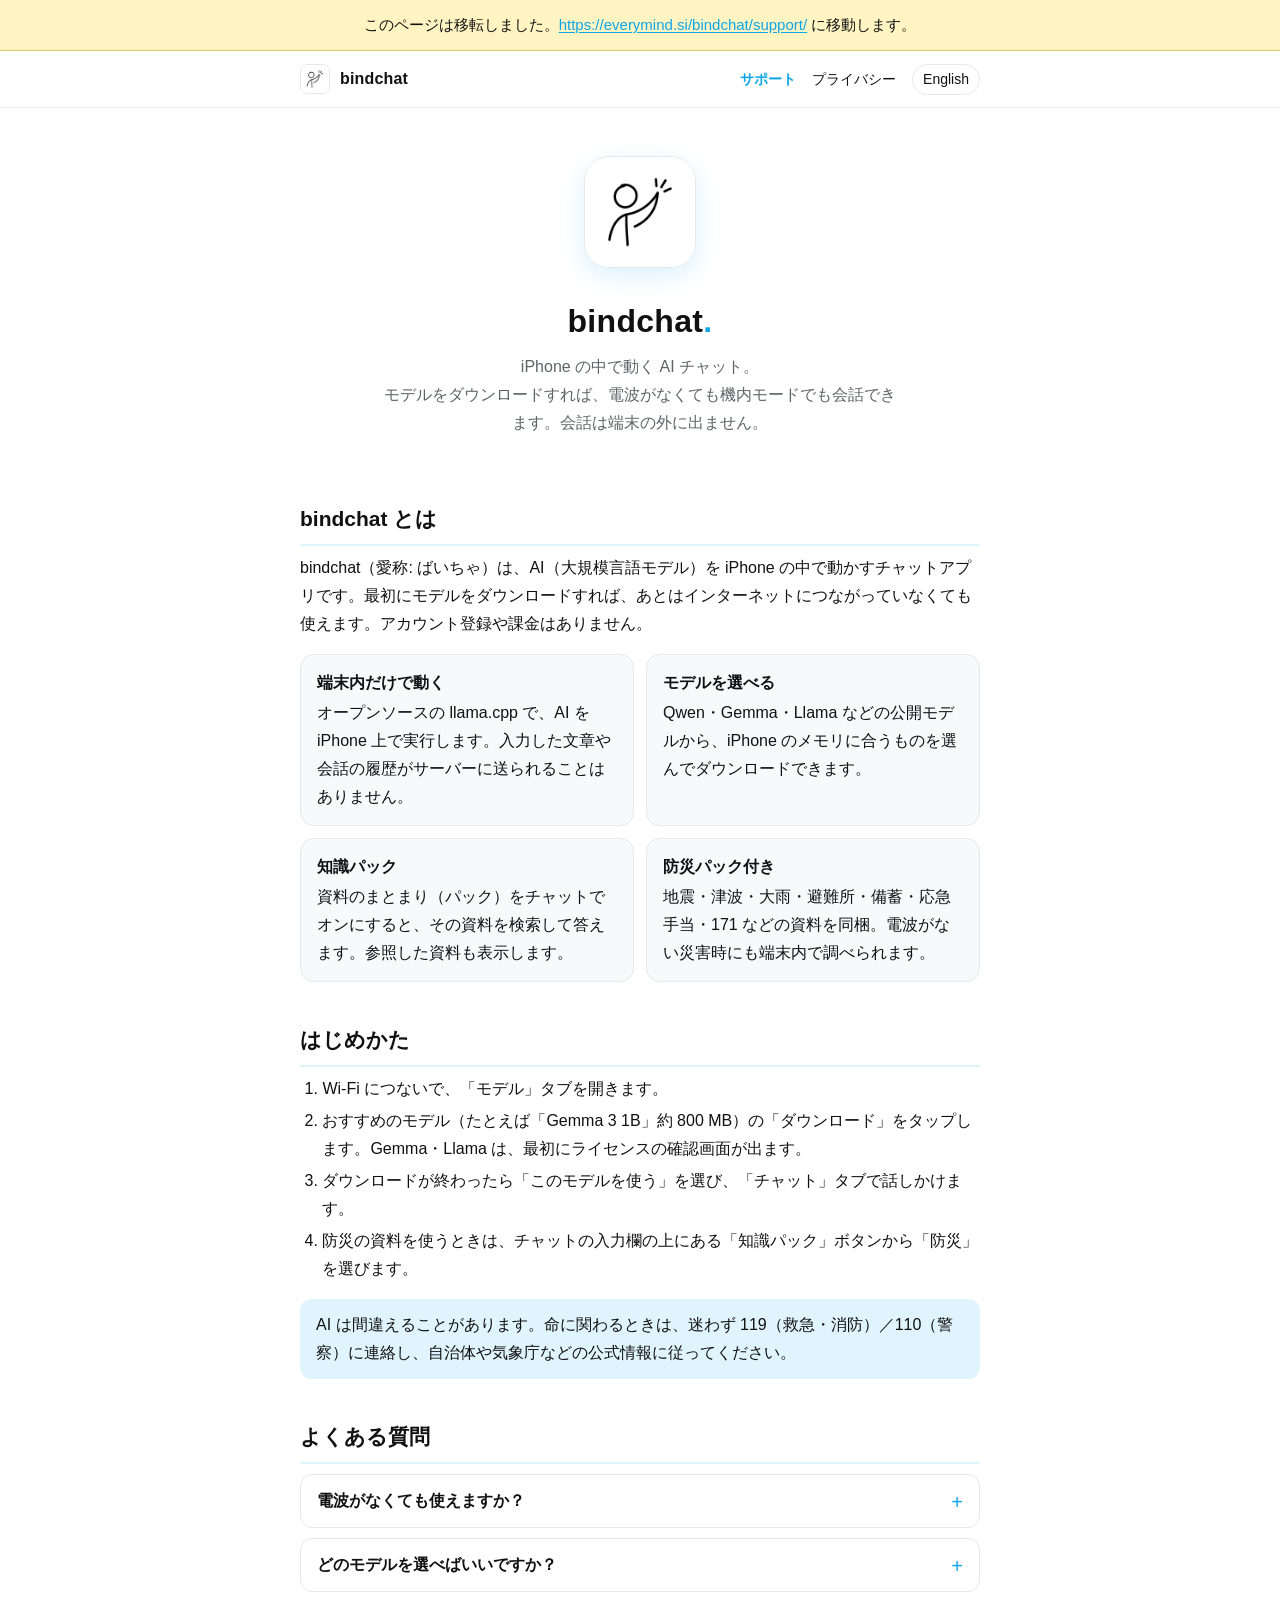
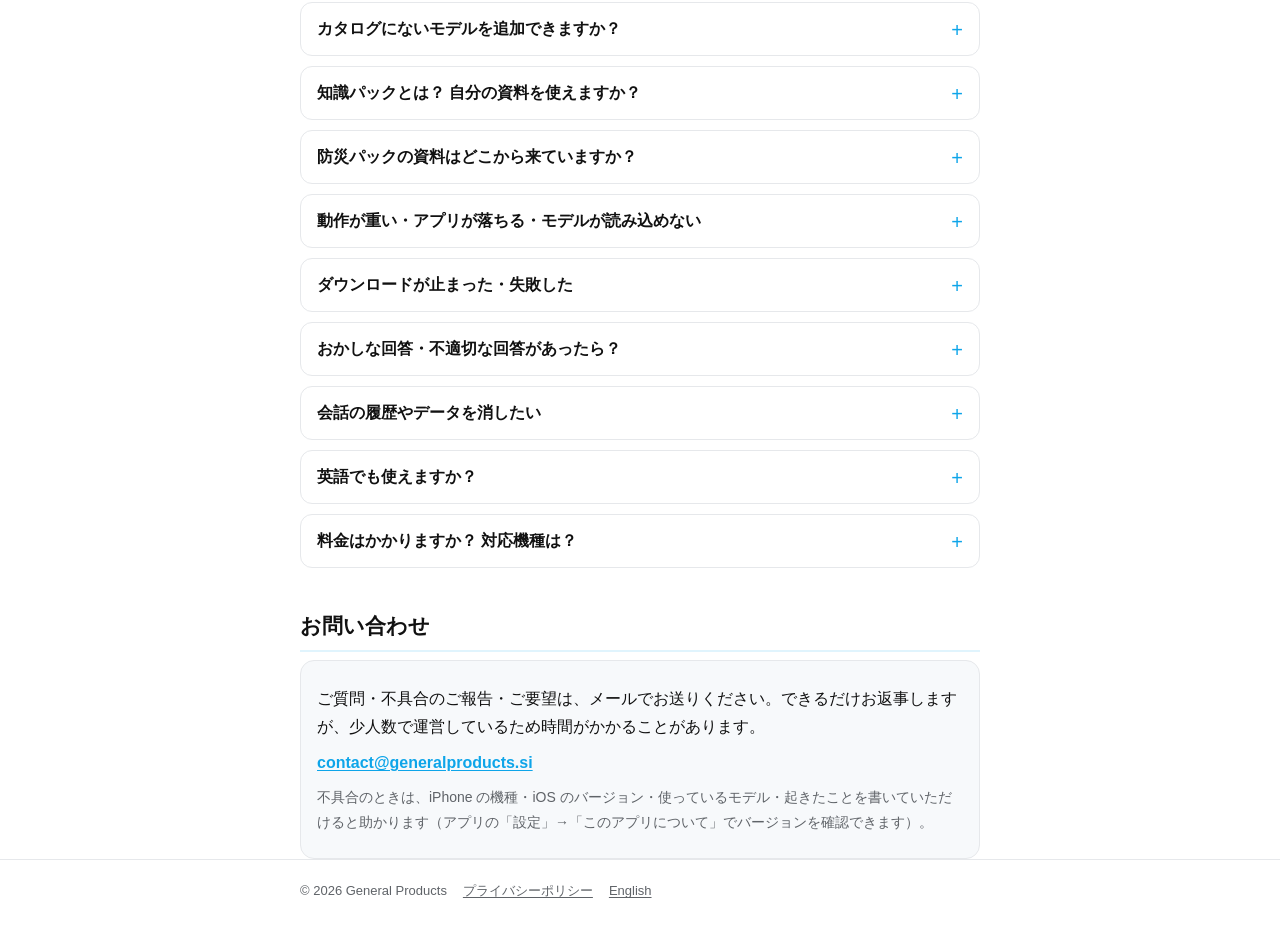
<file: index.html>
<!doctype html>
<html lang="ja">
<head>
<meta http-equiv="refresh" content="3; url=https://everymind.si/bindchat/support/">
<link rel="canonical" href="https://everymind.si/bindchat/support/">
<script>setTimeout(function(){location.replace("https://everymind.si/bindchat/support/")},3000)</script>
<meta charset="utf-8">
<meta name="viewport" content="width=device-width, initial-scale=1">
<title>bindchat サポート — iPhone の中だけで動く AI チャット</title>
<meta name="description" content="bindchat（ばいちゃ）は、iPhone の中で AI が動くチャットアプリです。使い方・よくある質問・お問い合わせ。">
<link rel="stylesheet" href="style.css">
<link rel="icon" type="image/png" sizes="64x64" href="assets/favicon-64.png">
<link rel="icon" type="image/png" sizes="32x32" href="assets/favicon-32.png">
<link rel="apple-touch-icon" href="assets/apple-touch-icon.png">
<link rel="alternate" hreflang="ja" href="https://daichiofuchi.github.io/bindchat-support/">
<link rel="alternate" hreflang="en" href="https://daichiofuchi.github.io/bindchat-support/en/">
<meta property="og:title" content="bindchat — iPhone の中だけで動く AI チャット">
<meta property="og:description" content="iPhone の中で動く AI チャット。会話は端末の外に出ません。">
<meta property="og:image" content="https://daichiofuchi.github.io/bindchat-support/assets/icon-512.png">
</head>
<body>
<p style="margin:0;padding:12px 16px;background:#fff4c2;border-bottom:1px solid #e0c96b;text-align:center;font-size:15px">このページは移転しました。<a href="https://everymind.si/bindchat/support/">https://everymind.si/bindchat/support/</a> に移動します。</p>
<header class="site">
  <div class="wrap">
    <a class="brand" href="./"><img src="assets/icon-256.png" alt="">bindchat</a>
    <nav class="links">
      <a href="./" aria-current="page">サポート</a>
      <a href="privacy.html">プライバシー</a>
      <a class="lang" href="en/" hreflang="en" lang="en">English</a>
    </nav>
  </div>
</header>

<main class="wrap">
  <section class="hero">
    <img class="icon" src="assets/icon-512.png" alt="bindchat のアイコン" width="112" height="112">
    <h1>bindchat<span class="dot">.</span></h1>
    <p class="tag">iPhone の中で動く AI チャット。<br>モデルをダウンロードすれば、電波がなくても機内モードでも会話できます。会話は端末の外に出ません。</p>
  </section>

  <h2>bindchat とは</h2>
  <p>bindchat（愛称: ばいちゃ）は、AI（大規模言語モデル）を iPhone の中で動かすチャットアプリです。最初にモデルをダウンロードすれば、あとはインターネットにつながっていなくても使えます。アカウント登録や課金はありません。</p>
  <ul class="features">
    <li><strong>端末内だけで動く</strong>オープンソースの llama.cpp で、AI を iPhone 上で実行します。入力した文章や会話の履歴がサーバーに送られることはありません。</li>
    <li><strong>モデルを選べる</strong>Qwen・Gemma・Llama などの公開モデルから、iPhone のメモリに合うものを選んでダウンロードできます。</li>
    <li><strong>知識パック</strong>資料のまとまり（パック）をチャットでオンにすると、その資料を検索して答えます。参照した資料も表示します。</li>
    <li><strong>防災パック付き</strong>地震・津波・大雨・避難所・備蓄・応急手当・171 などの資料を同梱。電波がない災害時にも端末内で調べられます。</li>
  </ul>

  <h2>はじめかた</h2>
  <ol>
    <li>Wi-Fi につないで、「モデル」タブを開きます。</li>
    <li>おすすめのモデル（たとえば「Gemma 3 1B」約 800 MB）の「ダウンロード」をタップします。Gemma・Llama は、最初にライセンスの確認画面が出ます。</li>
    <li>ダウンロードが終わったら「このモデルを使う」を選び、「チャット」タブで話しかけます。</li>
    <li>防災の資料を使うときは、チャットの入力欄の上にある「知識パック」ボタンから「防災」を選びます。</li>
  </ol>
  <p class="note">AI は間違えることがあります。命に関わるときは、迷わず 119（救急・消防）／110（警察）に連絡し、自治体や気象庁などの公式情報に従ってください。</p>

  <h2>よくある質問</h2>

  <details>
    <summary>電波がなくても使えますか？</summary>
    <p>はい。モデルのダウンロードが終われば、機内モードでもチャット・知識パックの検索・資料の取り込みができます。インターネットを使うのは、モデルをダウンロードするとき（Hugging Face から端末へ直接）、設定画面のリンクを開くとき、そして新しいチャットの空の画面に広告を表示するときだけです。広告は機内モードでは表示されません。チャットの内容が送信されることはありません。</p>
  </details>

  <details>
    <summary>どのモデルを選べばいいですか？</summary>
    <p>「モデル」タブでは、お使いの iPhone のメモリから「快適・ギリギリ・厳しい」の目安を表示します。迷ったら「快適」と表示されるものを選んでください。</p>
    <ul>
      <li>軽くて速い: Qwen3.5 0.8B（約 530 MB）、Gemma 3 1B（約 800 MB）</li>
      <li>バランス: Qwen3 1.7B、Qwen3.5 2B（約 1.1〜1.3 GB）</li>
      <li>賢いが重い: Llama 3.2 3B、Qwen3 4B、Gemma 3 4B（約 2〜2.5 GB。メモリの多い iPhone 向け）</li>
    </ul>
  </details>

  <details>
    <summary>カタログにないモデルを追加できますか？</summary>
    <p>「モデル」タブの「Hugging Face の URL からモデルを追加」で、GGUF 形式のファイルの URL（例: <code>https://huggingface.co/…/resolve/main/…gguf</code>）を指定して追加できます。Hugging Face 以外の https の URL も指定できます。ログインが必要なモデルや、llama.cpp が対応していない形式のモデルは使えません。追加したモデルのライセンスは、それぞれのモデルのページで確認してください。</p>
  </details>

  <details>
    <summary>知識パックとは？ 自分の資料を使えますか？</summary>
    <p>知識パックは、AI に調べさせたい資料のまとまりです。チャットでパックをオンにすると、質問に関係する部分を資料から探して、それをもとに答えます（回答の下に「参照した資料」を表示）。</p>
    <ul>
      <li>「知識パック」タブの「パックを作成」から、PDF・テキスト・Markdown を取り込んで自分のパックを作れます。</li>
      <li>取り込んだ資料は端末の中にだけ保存され、外部には送られません。</li>
      <li>「検索用モデル」（multilingual-e5-small など、約 130 MB）をダウンロードすると、言い回しが違う質問でも資料を見つけやすくなります（ベクトル検索）。</li>
    </ul>
  </details>

  <details>
    <summary>防災パックの資料はどこから来ていますか？</summary>
    <p>内閣府・気象庁・総務省消防庁・厚生労働省・日本赤十字社などが公開している情報をもとに、bindchat が独自の文章で要約・再構成したものです。各資料の画面に出典を表示しています。最新の情報は各機関の公式サイトで確認してください。</p>
  </details>

  <details>
    <summary>動作が重い・アプリが落ちる・モデルが読み込めない</summary>
    <ul>
      <li>ほかのアプリを閉じてから使ってください（特にカメラ・ゲーム・ブラウザのタブが多いとき）。</li>
      <li>「快適」と表示される、より小さいモデルに切り替えてください。</li>
      <li>「設定」の「コンテキスト長」を小さくすると、メモリの使用量が減ります（長い会話は覚えにくくなります）。</li>
      <li>長い会話は「新しいチャット」で始め直すと速くなります。</li>
      <li>iPhone の空き容量が少ないとダウンロードできません。不要なモデルは「モデル」タブで削除できます。</li>
      <li>大きいモデルの読み込みや長い回答では、iPhone が温かくなることがあります。</li>
    </ul>
  </details>

  <details>
    <summary>ダウンロードが止まった・失敗した</summary>
    <p>Wi-Fi の接続を確認して、もう一度「ダウンロード」をタップしてください。モデルは数百 MB〜数 GB あるため、モバイルデータ通信より Wi-Fi をおすすめします。</p>
  </details>

  <details>
    <summary>おかしな回答・不適切な回答があったら？</summary>
    <p>AI の回答を長押しして「この回答を報告」をタップすると、回答の本文が入ったメールがメールアプリで開きます。内容を確認して、送るかどうかはあなたが決めてください。アプリが自動で何かを送ることはありません。</p>
  </details>

  <details>
    <summary>会話の履歴やデータを消したい</summary>
    <p>チャットは一覧から削除できます。「設定」からすべての会話をまとめて削除することもできます。アプリを削除すると、モデル・資料・履歴などアプリ内のデータはすべて消えます。</p>
  </details>

  <details>
    <summary>英語でも使えますか？</summary>
    <p>はい。アプリの表示は日本語と英語に対応していて、iPhone の言語設定に合わせて切り替わります。AI には何語で話しかけても構いません（同梱の防災パックの資料は日本語です）。</p>
  </details>

  <details>
    <summary>料金はかかりますか？ 対応機種は？</summary>
    <p>無料です。新しいチャットの空の画面に広告を 1 枚表示します（最初のメッセージを送ると消えます）。アプリ内課金はありません。iOS 17 以降の iPhone で動きます。大きいモデルはメモリの多い iPhone（8 GB 以上）向けです。</p>
  </details>

  <h2 id="contact">お問い合わせ</h2>
  <div class="contact">
    <p>ご質問・不具合のご報告・ご要望は、メールでお送りください。できるだけお返事しますが、少人数で運営しているため時間がかかることがあります。</p>
    <p class="mail"><a href="mailto:contact@generalproducts.si?subject=bindchat%20%E3%81%B8%E3%81%AE%E3%81%8A%E5%95%8F%E3%81%84%E5%90%88%E3%82%8F%E3%81%9B">contact@generalproducts.si</a></p>
    <p class="sub">不具合のときは、iPhone の機種・iOS のバージョン・使っているモデル・起きたことを書いていただけると助かります（アプリの「設定」→「このアプリについて」でバージョンを確認できます）。</p>
  </div>
</main>

<footer class="site">
  <div class="wrap">
    <span>© 2026 General Products</span>
    <a href="privacy.html">プライバシーポリシー</a>
    <a href="en/" hreflang="en" lang="en">English</a>
  </div>
</footer>
</body>
</html>
</file>
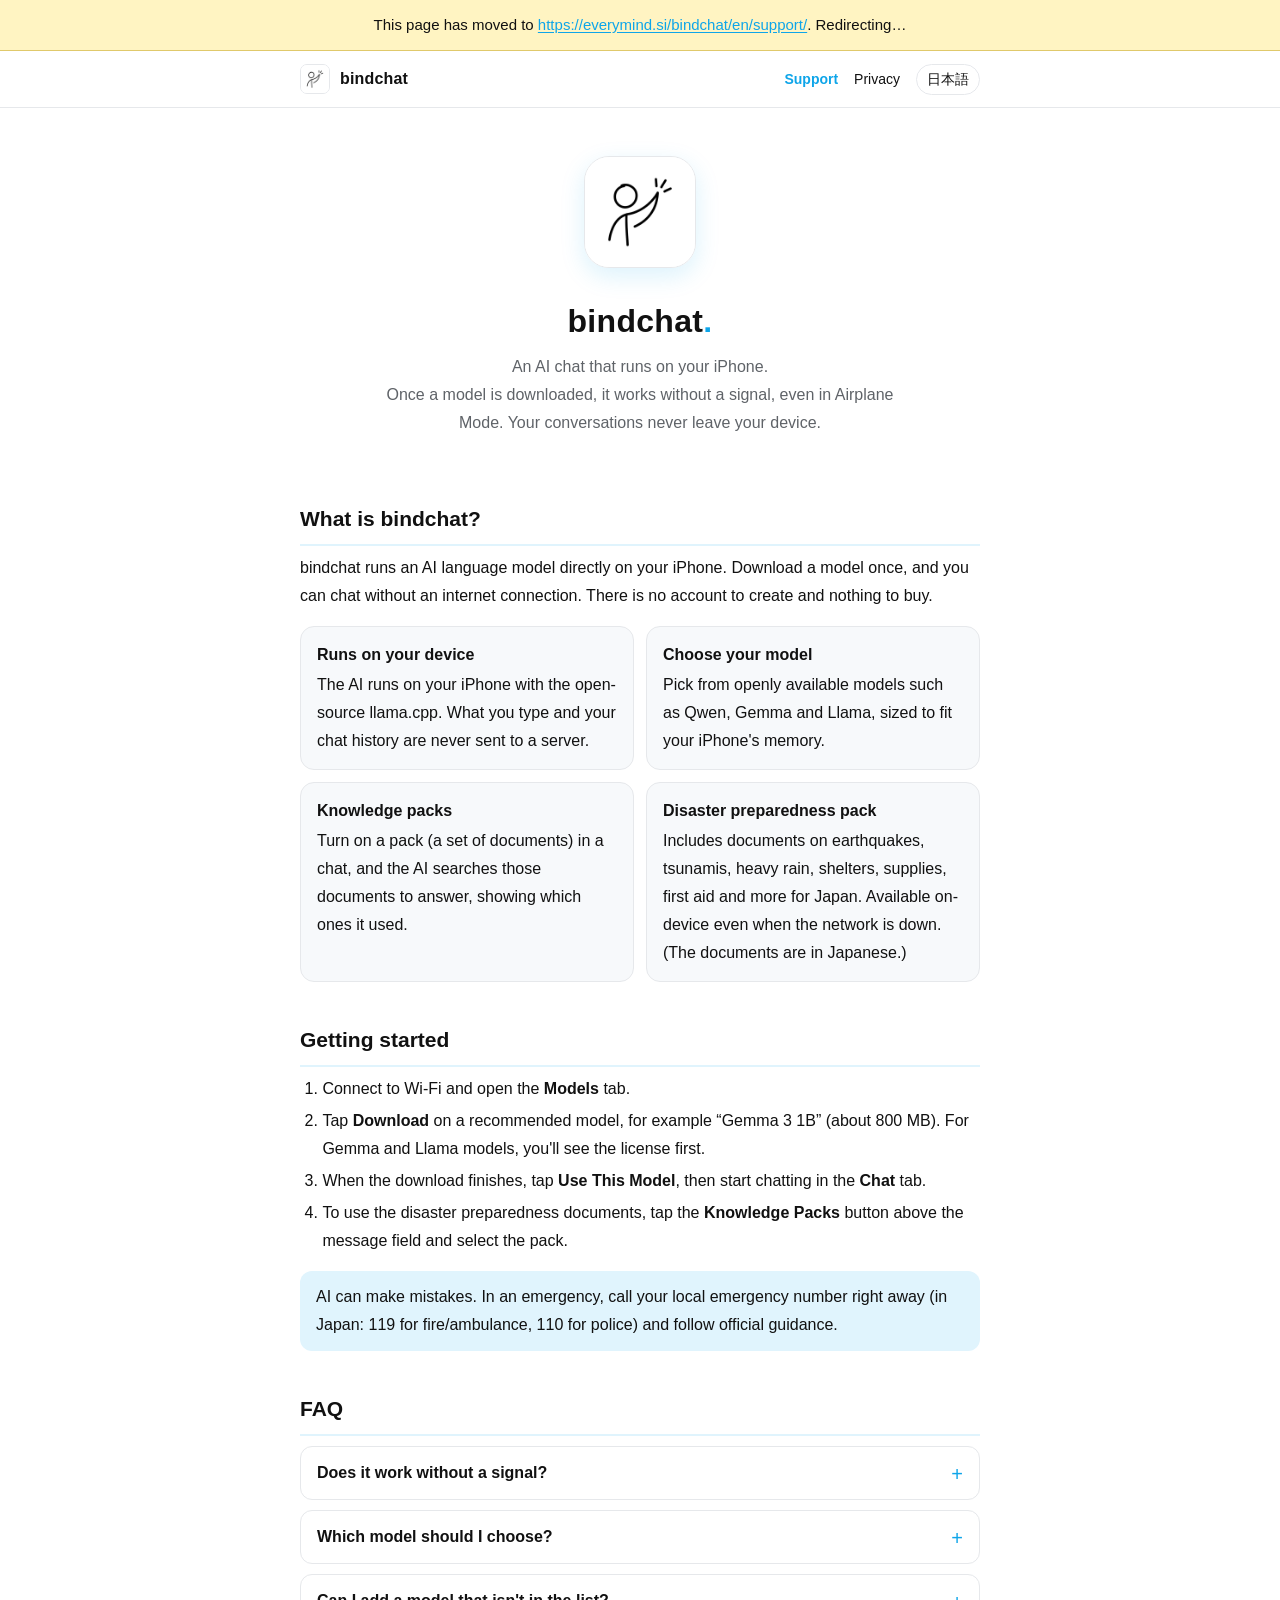
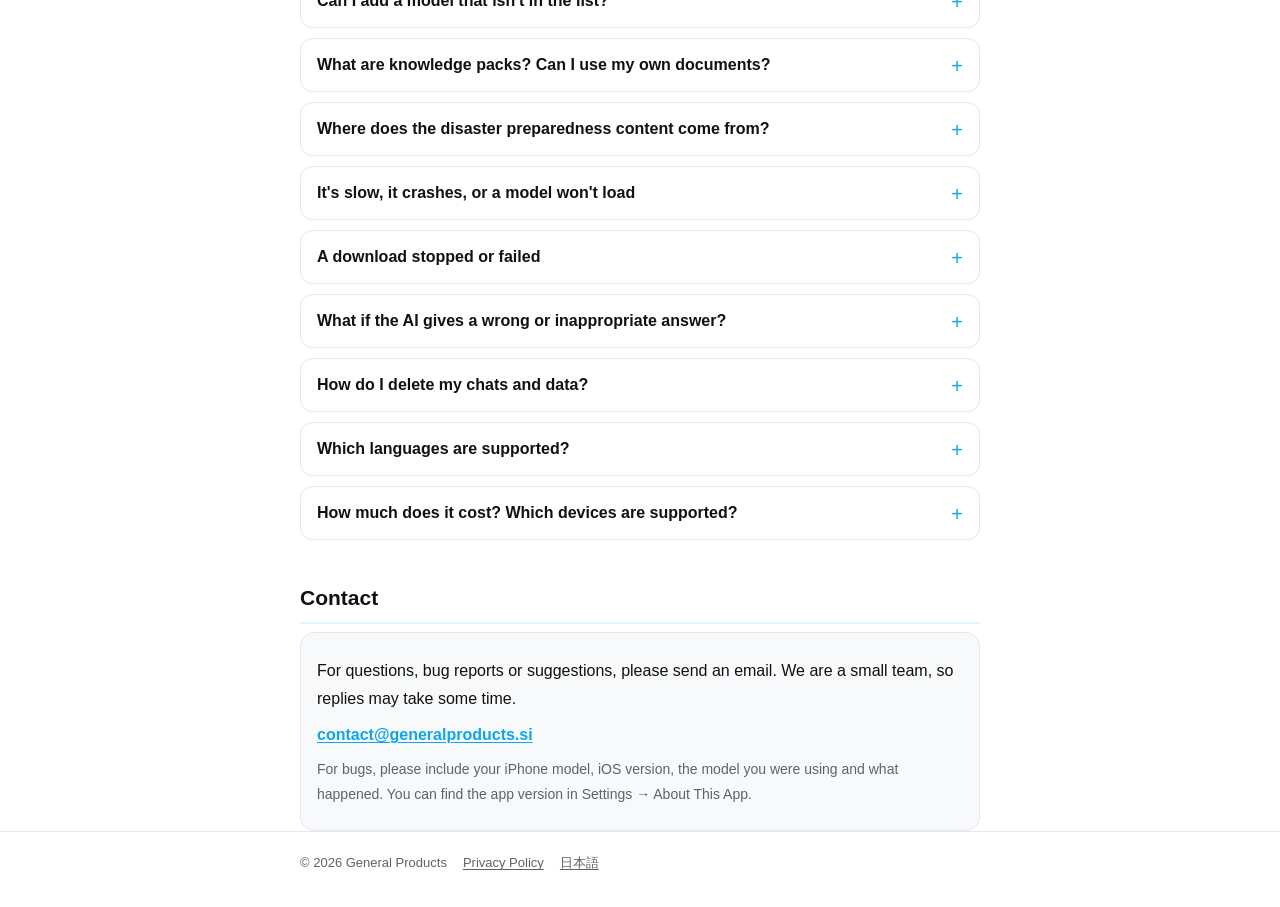
<file: en/index.html>
<!doctype html>
<html lang="en">
<head>
<meta http-equiv="refresh" content="3; url=https://everymind.si/bindchat/en/support/">
<link rel="canonical" href="https://everymind.si/bindchat/en/support/">
<script>setTimeout(function(){location.replace("https://everymind.si/bindchat/en/support/")},3000)</script>
<meta charset="utf-8">
<meta name="viewport" content="width=device-width, initial-scale=1">
<title>bindchat Support — AI chat that runs entirely on your iPhone</title>
<meta name="description" content="bindchat is an AI chat app that runs on your iPhone. How to use it, FAQ and contact.">
<link rel="stylesheet" href="../style.css">
<link rel="icon" type="image/png" sizes="64x64" href="../assets/favicon-64.png">
<link rel="icon" type="image/png" sizes="32x32" href="../assets/favicon-32.png">
<link rel="apple-touch-icon" href="../assets/apple-touch-icon.png">
<link rel="alternate" hreflang="ja" href="https://daichiofuchi.github.io/bindchat-support/">
<link rel="alternate" hreflang="en" href="https://daichiofuchi.github.io/bindchat-support/en/">
<meta property="og:title" content="bindchat — AI chat that runs entirely on your iPhone">
<meta property="og:description" content="AI chat that runs on your iPhone. Your conversations never leave your device.">
<meta property="og:image" content="https://daichiofuchi.github.io/bindchat-support/assets/icon-512.png">
</head>
<body>
<p style="margin:0;padding:12px 16px;background:#fff4c2;border-bottom:1px solid #e0c96b;text-align:center;font-size:15px">This page has moved to <a href="https://everymind.si/bindchat/en/support/">https://everymind.si/bindchat/en/support/</a>. Redirecting…</p>
<header class="site">
  <div class="wrap">
    <a class="brand" href="./"><img src="../assets/icon-256.png" alt="">bindchat</a>
    <nav class="links">
      <a href="./" aria-current="page">Support</a>
      <a href="privacy.html">Privacy</a>
      <a class="lang" href="../" hreflang="ja" lang="ja">日本語</a>
    </nav>
  </div>
</header>

<main class="wrap">
  <section class="hero">
    <img class="icon" src="../assets/icon-512.png" alt="bindchat app icon" width="112" height="112">
    <h1>bindchat<span class="dot">.</span></h1>
    <p class="tag">An AI chat that runs on your iPhone.<br>Once a model is downloaded, it works without a signal, even in Airplane Mode. Your conversations never leave your device.</p>
  </section>

  <h2>What is bindchat?</h2>
  <p>bindchat runs an AI language model directly on your iPhone. Download a model once, and you can chat without an internet connection. There is no account to create and nothing to buy.</p>
  <ul class="features">
    <li><strong>Runs on your device</strong>The AI runs on your iPhone with the open-source llama.cpp. What you type and your chat history are never sent to a server.</li>
    <li><strong>Choose your model</strong>Pick from openly available models such as Qwen, Gemma and Llama, sized to fit your iPhone's memory.</li>
    <li><strong>Knowledge packs</strong>Turn on a pack (a set of documents) in a chat, and the AI searches those documents to answer, showing which ones it used.</li>
    <li><strong>Disaster preparedness pack</strong>Includes documents on earthquakes, tsunamis, heavy rain, shelters, supplies, first aid and more for Japan. Available on-device even when the network is down. (The documents are in Japanese.)</li>
  </ul>

  <h2>Getting started</h2>
  <ol>
    <li>Connect to Wi-Fi and open the <strong>Models</strong> tab.</li>
    <li>Tap <strong>Download</strong> on a recommended model, for example “Gemma 3 1B” (about 800 MB). For Gemma and Llama models, you'll see the license first.</li>
    <li>When the download finishes, tap <strong>Use This Model</strong>, then start chatting in the <strong>Chat</strong> tab.</li>
    <li>To use the disaster preparedness documents, tap the <strong>Knowledge Packs</strong> button above the message field and select the pack.</li>
  </ol>
  <p class="note">AI can make mistakes. In an emergency, call your local emergency number right away (in Japan: 119 for fire/ambulance, 110 for police) and follow official guidance.</p>

  <h2>FAQ</h2>

  <details>
    <summary>Does it work without a signal?</summary>
    <p>Yes. Once a model is downloaded, chatting, searching knowledge packs and importing documents all work in Airplane Mode. bindchat only uses the internet when you download a model (directly from Hugging Face to your device), when you open a link in Settings, and to load the ad shown on an empty new chat. Ads do not appear in Airplane Mode. Your chat content is never sent.</p>
  </details>

  <details>
    <summary>Which model should I choose?</summary>
    <p>The Models tab rates each model as Comfortable, Tight or Too large based on your iPhone's memory. If you're not sure, pick one marked Comfortable.</p>
    <ul>
      <li>Light and fast: Qwen3.5 0.8B (about 530 MB), Gemma 3 1B (about 800 MB)</li>
      <li>Balanced: Qwen3 1.7B, Qwen3.5 2B (about 1.1–1.3 GB)</li>
      <li>Smarter but heavier: Llama 3.2 3B, Qwen3 4B, Gemma 3 4B (about 2–2.5 GB; for iPhones with more memory)</li>
    </ul>
  </details>

  <details>
    <summary>Can I add a model that isn't in the list?</summary>
    <p>Yes. In the Models tab, tap <strong>Add a Model from a Hugging Face URL</strong> and enter the URL of a GGUF file (for example <code>https://huggingface.co/…/resolve/main/…gguf</code>). Other https URLs also work. Models that require a login, or formats llama.cpp doesn't support, can't be used. Check the license of any model you add on its own page.</p>
  </details>

  <details>
    <summary>What are knowledge packs? Can I use my own documents?</summary>
    <p>A knowledge pack is a set of documents you want the AI to look things up in. When a pack is on in a chat, bindchat finds the relevant parts and answers based on them (sources are shown under the answer).</p>
    <ul>
      <li>In the Knowledge Packs tab, tap <strong>Create Pack</strong> to import PDF, text or Markdown files.</li>
      <li>Imported documents are stored only on your device and are never uploaded.</li>
      <li>Downloading a search model (such as multilingual-e5-small, about 130 MB) helps find documents even when your question uses different wording (vector search).</li>
    </ul>
  </details>

  <details>
    <summary>Where does the disaster preparedness content come from?</summary>
    <p>bindchat summarized and reorganized, in its own words, public information from Japanese organizations such as the Cabinet Office, the Japan Meteorological Agency, the Fire and Disaster Management Agency, the Ministry of Health, Labour and Welfare and the Japanese Red Cross Society. Each document shows its sources. Check those organizations' official websites for the latest information.</p>
  </details>

  <details>
    <summary>It's slow, it crashes, or a model won't load</summary>
    <ul>
      <li>Close other apps first (especially the camera, games or many browser tabs).</li>
      <li>Switch to a smaller model marked Comfortable.</li>
      <li>Lower <strong>Context Length</strong> in Settings to use less memory (the AI remembers less of long chats).</li>
      <li>Start a <strong>New Chat</strong> when a conversation gets long.</li>
      <li>Downloads need free storage. You can delete models you don't use in the Models tab.</li>
      <li>Your iPhone may get warm while loading a large model or writing a long answer.</li>
    </ul>
  </details>

  <details>
    <summary>A download stopped or failed</summary>
    <p>Check your Wi-Fi connection and tap <strong>Download</strong> again. Models are hundreds of megabytes to several gigabytes, so Wi-Fi is recommended over cellular data.</p>
  </details>

  <details>
    <summary>What if the AI gives a wrong or inappropriate answer?</summary>
    <p>Touch and hold the answer and tap <strong>Report This Answer</strong>. Your Mail app opens with the answer filled in. Review it and decide whether to send it. The app never sends anything on its own.</p>
  </details>

  <details>
    <summary>How do I delete my chats and data?</summary>
    <p>Delete individual chats from the chat list, or delete all chat history in Settings. Deleting the app removes all of its data, including models, documents and history.</p>
  </details>

  <details>
    <summary>Which languages are supported?</summary>
    <p>The app is available in English and Japanese and follows your iPhone's language. You can talk to the AI in any language it understands (the bundled disaster preparedness documents are in Japanese).</p>
  </details>

  <details>
    <summary>How much does it cost? Which devices are supported?</summary>
    <p>bindchat is free. It shows one ad on the empty new-chat screen (it disappears when you send your first message). There are no in-app purchases. It requires an iPhone with iOS 17 or later. Larger models are for iPhones with more memory (8 GB or more).</p>
  </details>

  <h2 id="contact">Contact</h2>
  <div class="contact">
    <p>For questions, bug reports or suggestions, please send an email. We are a small team, so replies may take some time.</p>
    <p class="mail"><a href="mailto:contact@generalproducts.si?subject=bindchat%20inquiry">contact@generalproducts.si</a></p>
    <p class="sub">For bugs, please include your iPhone model, iOS version, the model you were using and what happened. You can find the app version in Settings → About This App.</p>
  </div>
</main>

<footer class="site">
  <div class="wrap">
    <span>© 2026 General Products</span>
    <a href="privacy.html">Privacy Policy</a>
    <a href="../" hreflang="ja" lang="ja">日本語</a>
  </div>
</footer>
</body>
</html>
</file>
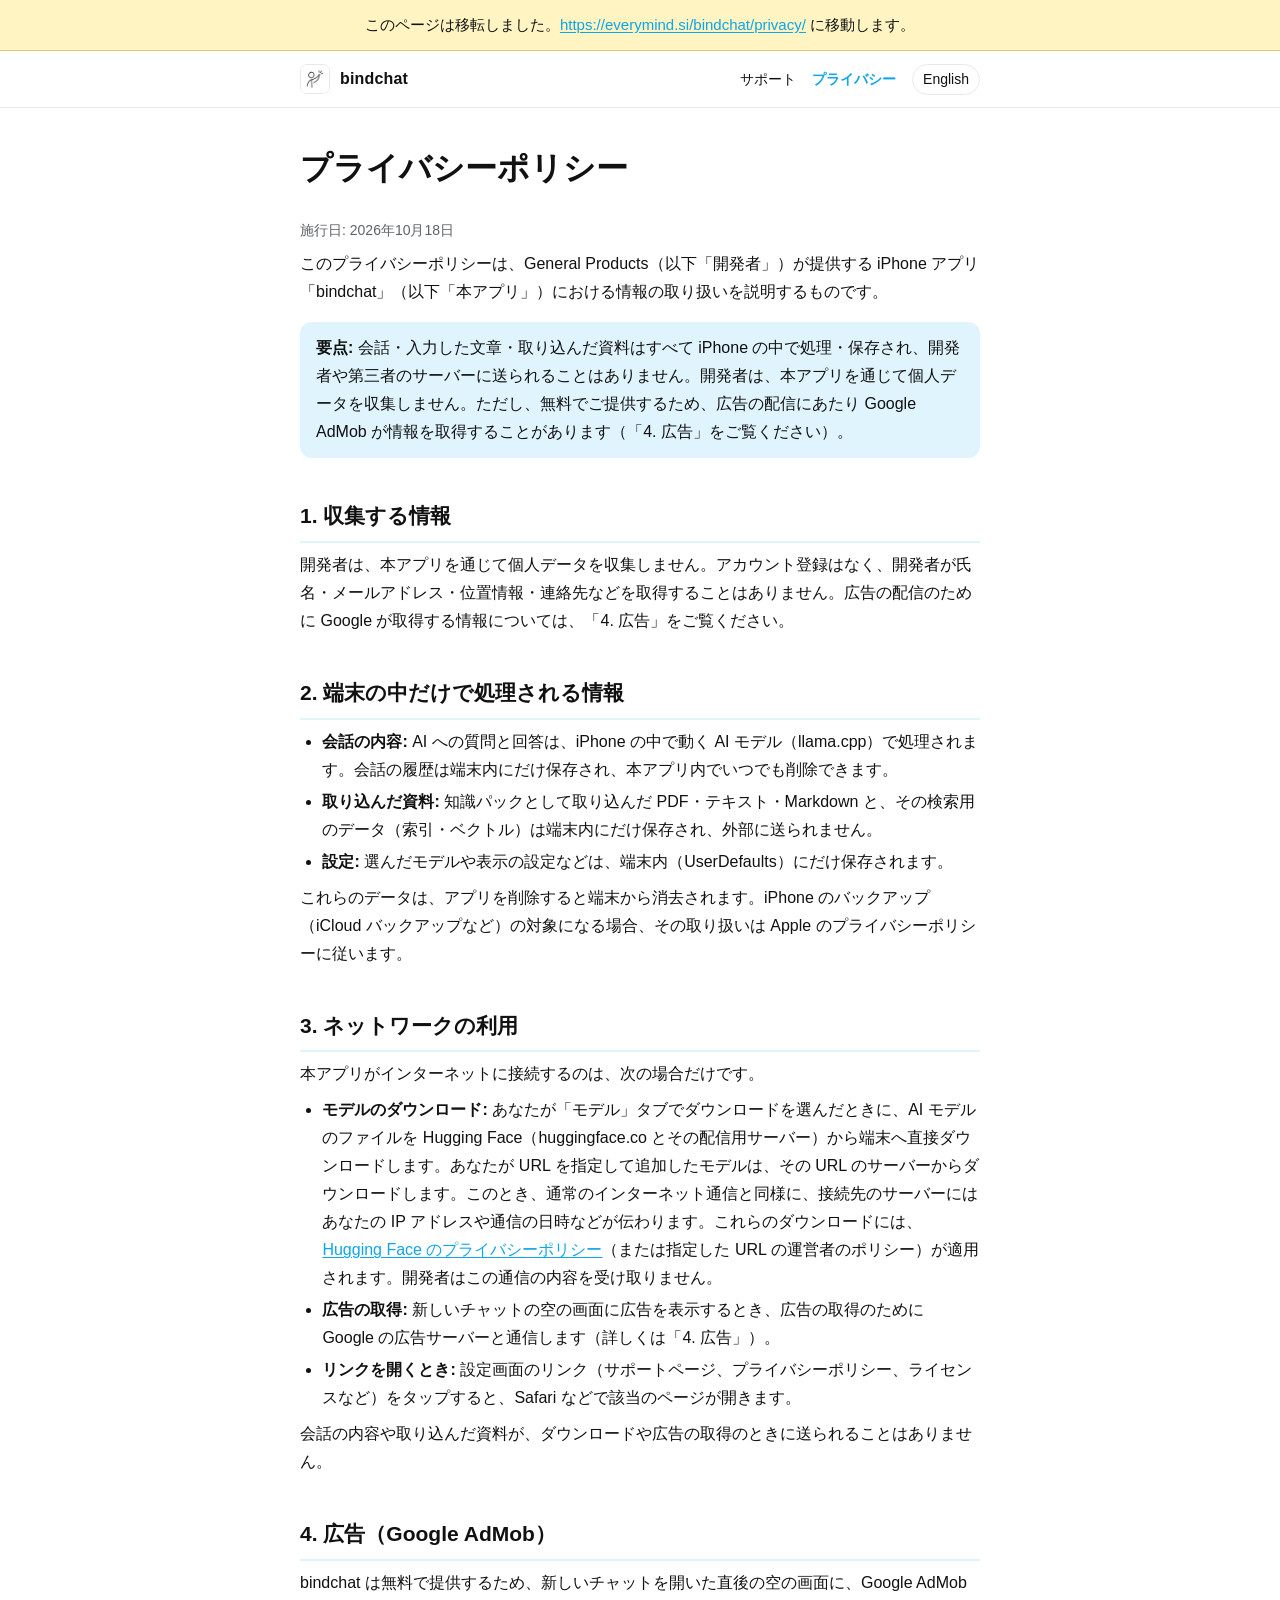
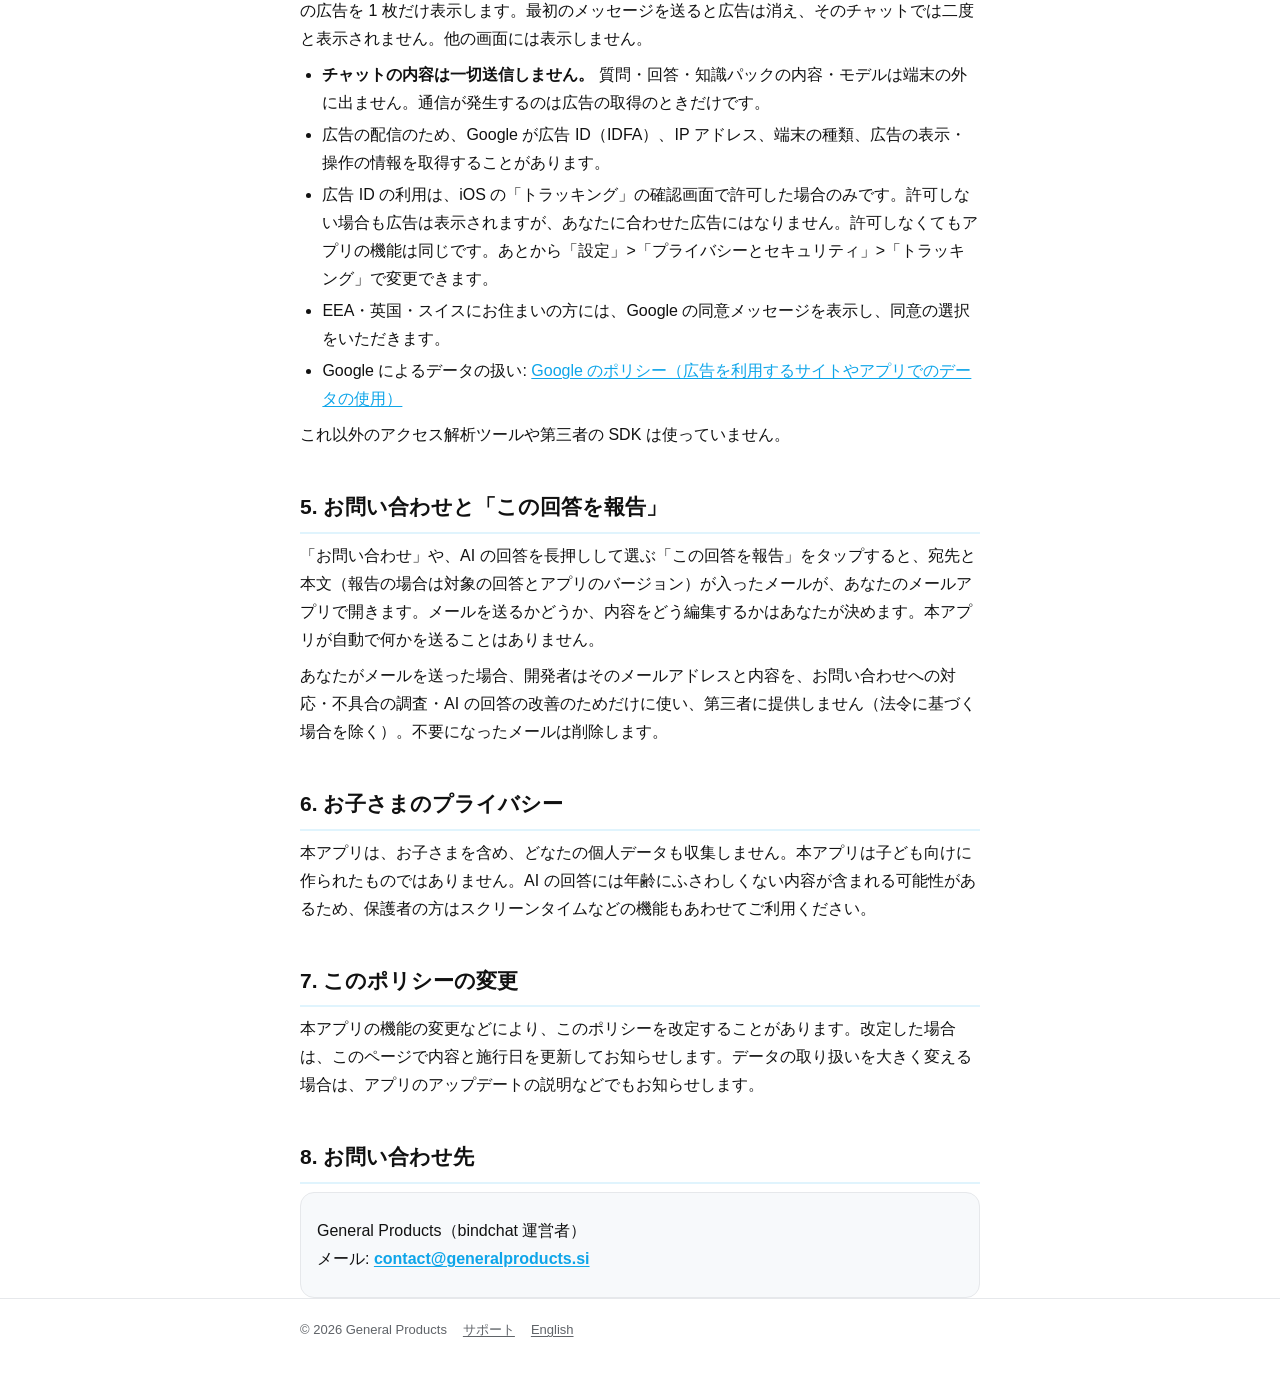
<file: privacy.html>
<!doctype html>
<html lang="ja">
<head>
<meta http-equiv="refresh" content="3; url=https://everymind.si/bindchat/privacy/">
<link rel="canonical" href="https://everymind.si/bindchat/privacy/">
<script>setTimeout(function(){location.replace("https://everymind.si/bindchat/privacy/")},3000)</script>
<meta charset="utf-8">
<meta name="viewport" content="width=device-width, initial-scale=1">
<title>プライバシーポリシー — bindchat</title>
<meta name="description" content="bindchat のプライバシーポリシー。bindchat のプライバシーポリシー。チャットの内容は端末の外に出ません。広告の表示のため Google AdMob を利用します。">
<link rel="stylesheet" href="style.css">
<link rel="icon" type="image/png" sizes="64x64" href="assets/favicon-64.png">
<link rel="icon" type="image/png" sizes="32x32" href="assets/favicon-32.png">
<link rel="apple-touch-icon" href="assets/apple-touch-icon.png">
<link rel="alternate" hreflang="ja" href="https://daichiofuchi.github.io/bindchat-support/privacy.html">
<link rel="alternate" hreflang="en" href="https://daichiofuchi.github.io/bindchat-support/en/privacy.html">
</head>
<body>
<p style="margin:0;padding:12px 16px;background:#fff4c2;border-bottom:1px solid #e0c96b;text-align:center;font-size:15px">このページは移転しました。<a href="https://everymind.si/bindchat/privacy/">https://everymind.si/bindchat/privacy/</a> に移動します。</p>
<header class="site">
  <div class="wrap">
    <a class="brand" href="./"><img src="assets/icon-256.png" alt="">bindchat</a>
    <nav class="links">
      <a href="./">サポート</a>
      <a href="privacy.html" aria-current="page">プライバシー</a>
      <a class="lang" href="en/privacy.html" hreflang="en" lang="en">English</a>
    </nav>
  </div>
</header>

<main class="wrap">
  <h1 style="margin-top:32px">プライバシーポリシー</h1>
  <p class="sub">施行日: 2026年10月18日</p>

  <p>このプライバシーポリシーは、General Products（以下「開発者」）が提供する iPhone アプリ「bindchat」（以下「本アプリ」）における情報の取り扱いを説明するものです。</p>

  <div class="note"><strong>要点:</strong> 会話・入力した文章・取り込んだ資料はすべて iPhone の中で処理・保存され、開発者や第三者のサーバーに送られることはありません。開発者は、本アプリを通じて個人データを収集しません。ただし、無料でご提供するため、広告の配信にあたり Google AdMob が情報を取得することがあります（「4. 広告」をご覧ください）。</div>

  <h2>1. 収集する情報</h2>
  <p>開発者は、本アプリを通じて個人データを収集しません。アカウント登録はなく、開発者が氏名・メールアドレス・位置情報・連絡先などを取得することはありません。広告の配信のために Google が取得する情報については、「4. 広告」をご覧ください。</p>

  <h2>2. 端末の中だけで処理される情報</h2>
  <ul>
    <li><strong>会話の内容:</strong> AI への質問と回答は、iPhone の中で動く AI モデル（llama.cpp）で処理されます。会話の履歴は端末内にだけ保存され、本アプリ内でいつでも削除できます。</li>
    <li><strong>取り込んだ資料:</strong> 知識パックとして取り込んだ PDF・テキスト・Markdown と、その検索用のデータ（索引・ベクトル）は端末内にだけ保存され、外部に送られません。</li>
    <li><strong>設定:</strong> 選んだモデルや表示の設定などは、端末内（UserDefaults）にだけ保存されます。</li>
  </ul>
  <p>これらのデータは、アプリを削除すると端末から消去されます。iPhone のバックアップ（iCloud バックアップなど）の対象になる場合、その取り扱いは Apple のプライバシーポリシーに従います。</p>

  <h2>3. ネットワークの利用</h2>
  <p>本アプリがインターネットに接続するのは、次の場合だけです。</p>
  <ul>
    <li><strong>モデルのダウンロード:</strong> あなたが「モデル」タブでダウンロードを選んだときに、AI モデルのファイルを Hugging Face（huggingface.co とその配信用サーバー）から端末へ直接ダウンロードします。あなたが URL を指定して追加したモデルは、その URL のサーバーからダウンロードします。このとき、通常のインターネット通信と同様に、接続先のサーバーにはあなたの IP アドレスや通信の日時などが伝わります。これらのダウンロードには、<a href="https://huggingface.co/privacy">Hugging Face のプライバシーポリシー</a>（または指定した URL の運営者のポリシー）が適用されます。開発者はこの通信の内容を受け取りません。</li>
    <li><strong>広告の取得:</strong> 新しいチャットの空の画面に広告を表示するとき、広告の取得のために Google の広告サーバーと通信します（詳しくは「4. 広告」）。</li>
    <li><strong>リンクを開くとき:</strong> 設定画面のリンク（サポートページ、プライバシーポリシー、ライセンスなど）をタップすると、Safari などで該当のページが開きます。</li>
  </ul>
  <p>会話の内容や取り込んだ資料が、ダウンロードや広告の取得のときに送られることはありません。</p>

  <h2>4. 広告（Google AdMob）</h2>
  <p>bindchat は無料で提供するため、新しいチャットを開いた直後の空の画面に、Google AdMob の広告を 1 枚だけ表示します。最初のメッセージを送ると広告は消え、そのチャットでは二度と表示されません。他の画面には表示しません。</p>
  <ul>
    <li><strong>チャットの内容は一切送信しません。</strong> 質問・回答・知識パックの内容・モデルは端末の外に出ません。通信が発生するのは広告の取得のときだけです。</li>
    <li>広告の配信のため、Google が広告 ID（IDFA）、IP アドレス、端末の種類、広告の表示・操作の情報を取得することがあります。</li>
    <li>広告 ID の利用は、iOS の「トラッキング」の確認画面で許可した場合のみです。許可しない場合も広告は表示されますが、あなたに合わせた広告にはなりません。許可しなくてもアプリの機能は同じです。あとから「設定」&gt;「プライバシーとセキュリティ」&gt;「トラッキング」で変更できます。</li>
    <li>EEA・英国・スイスにお住まいの方には、Google の同意メッセージを表示し、同意の選択をいただきます。</li>
    <li>Google によるデータの扱い: <a href="https://policies.google.com/technologies/partner-sites">Google のポリシー（広告を利用するサイトやアプリでのデータの使用）</a></li>
  </ul>
  <p>これ以外のアクセス解析ツールや第三者の SDK は使っていません。</p>

  <h2>5. お問い合わせと「この回答を報告」</h2>
  <p>「お問い合わせ」や、AI の回答を長押しして選ぶ「この回答を報告」をタップすると、宛先と本文（報告の場合は対象の回答とアプリのバージョン）が入ったメールが、あなたのメールアプリで開きます。メールを送るかどうか、内容をどう編集するかはあなたが決めます。本アプリが自動で何かを送ることはありません。</p>
  <p>あなたがメールを送った場合、開発者はそのメールアドレスと内容を、お問い合わせへの対応・不具合の調査・AI の回答の改善のためだけに使い、第三者に提供しません（法令に基づく場合を除く）。不要になったメールは削除します。</p>

  <h2>6. お子さまのプライバシー</h2>
  <p>本アプリは、お子さまを含め、どなたの個人データも収集しません。本アプリは子ども向けに作られたものではありません。AI の回答には年齢にふさわしくない内容が含まれる可能性があるため、保護者の方はスクリーンタイムなどの機能もあわせてご利用ください。</p>

  <h2>7. このポリシーの変更</h2>
  <p>本アプリの機能の変更などにより、このポリシーを改定することがあります。改定した場合は、このページで内容と施行日を更新してお知らせします。データの取り扱いを大きく変える場合は、アプリのアップデートの説明などでもお知らせします。</p>

  <h2>8. お問い合わせ先</h2>
  <div class="contact">
    <p>General Products（bindchat 運営者）<br>
    メール: <a class="mail" href="mailto:contact@generalproducts.si">contact@generalproducts.si</a></p>
  </div>
</main>

<footer class="site">
  <div class="wrap">
    <span>© 2026 General Products</span>
    <a href="./">サポート</a>
    <a href="en/privacy.html" hreflang="en" lang="en">English</a>
  </div>
</footer>
</body>
</html>
</file>
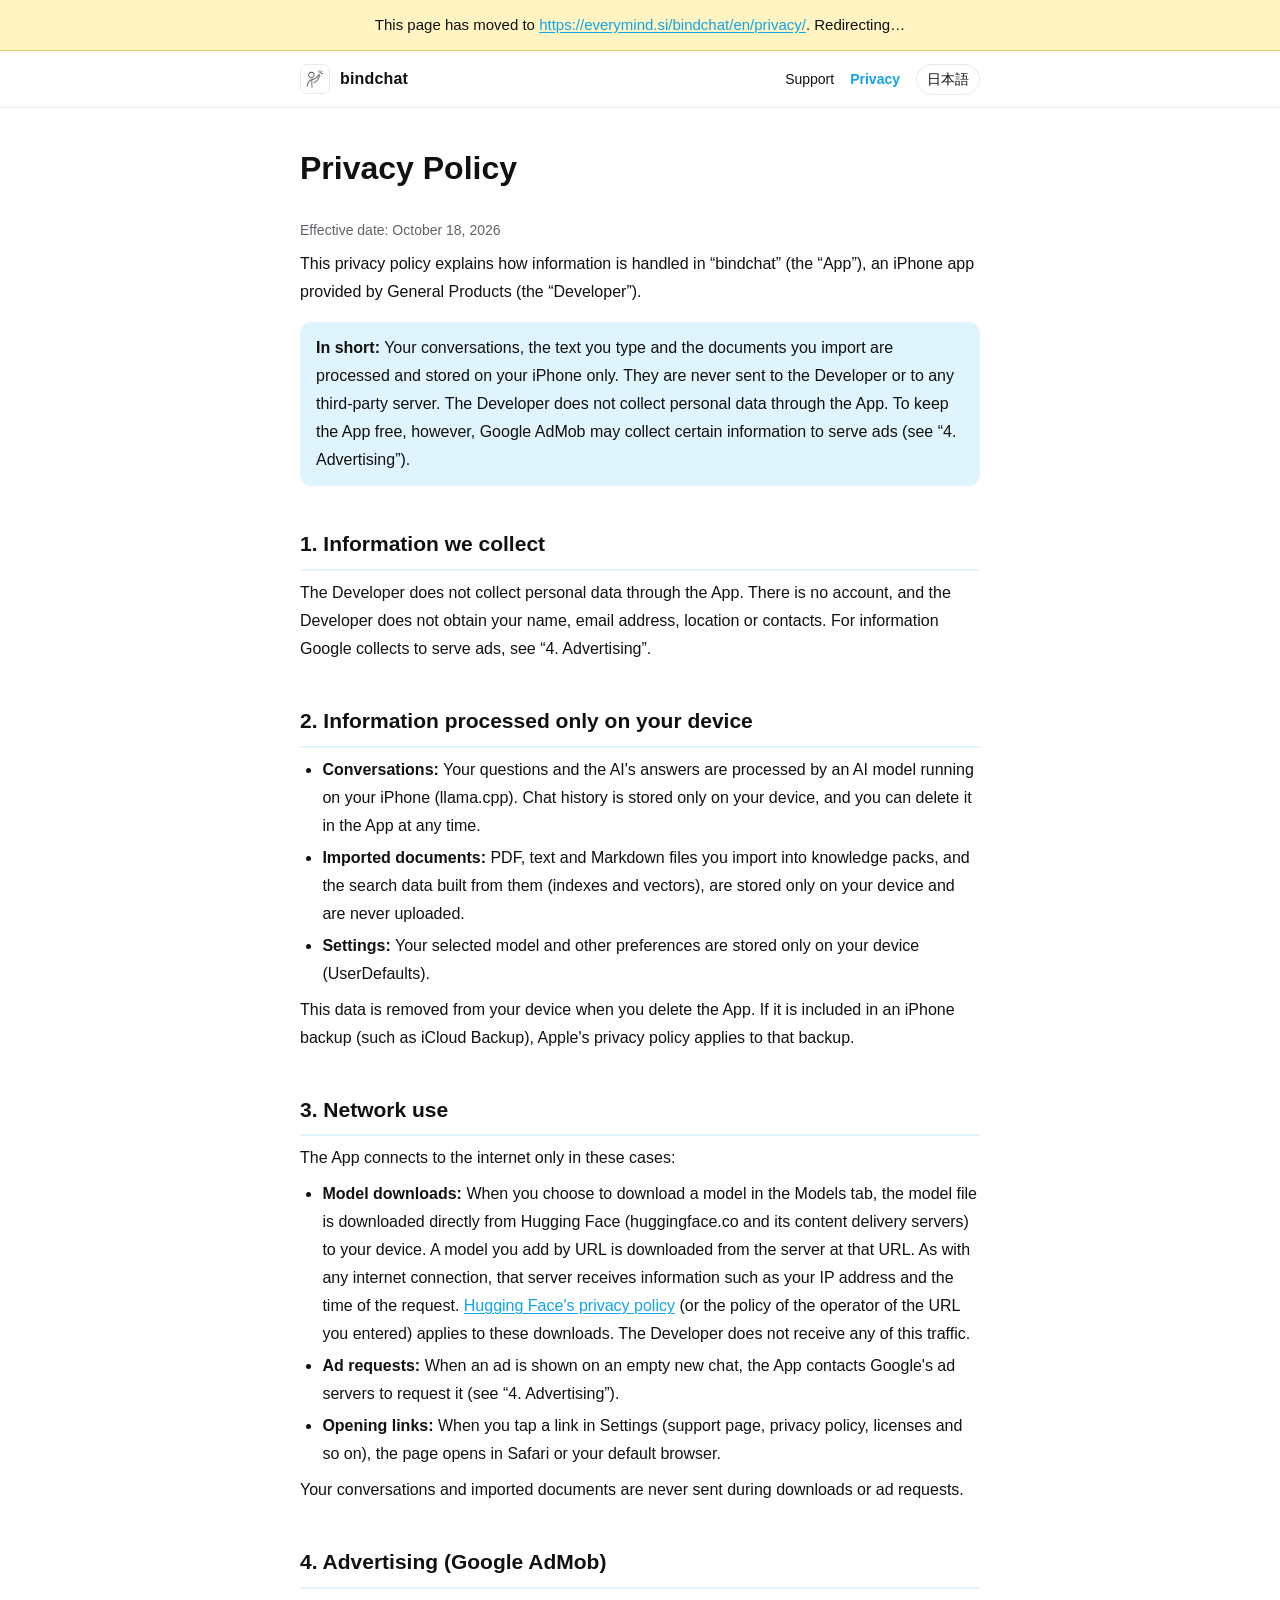
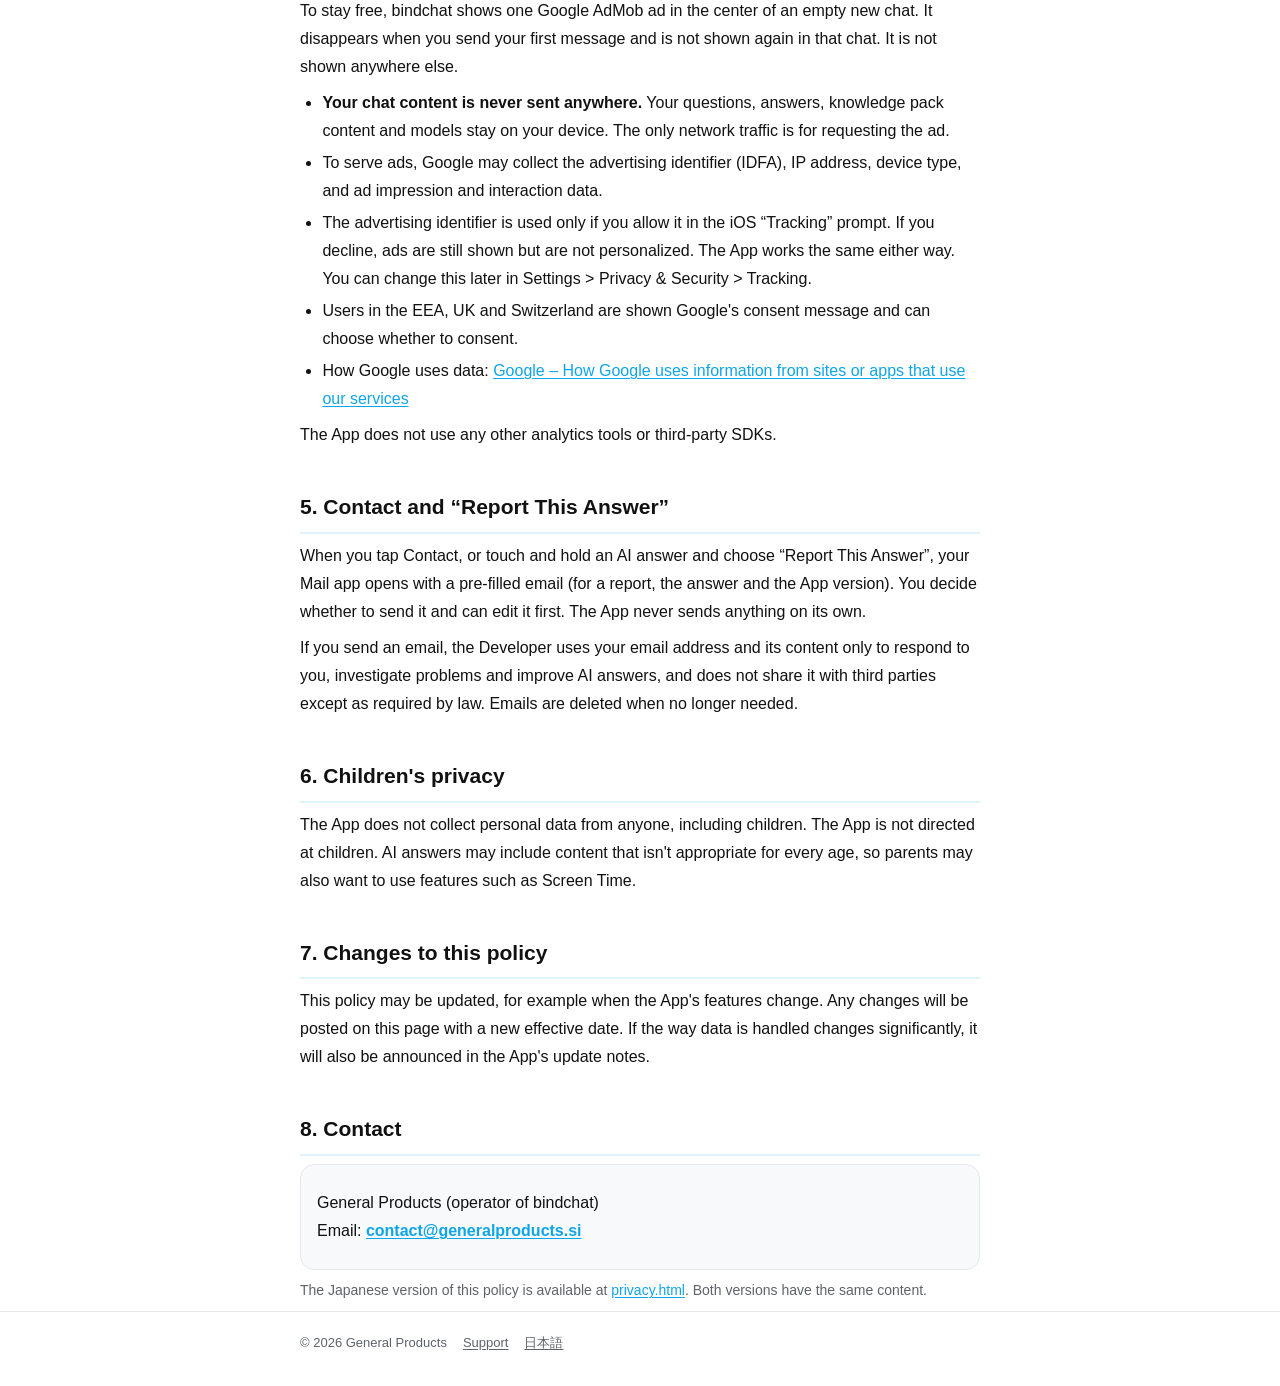
<file: en/privacy.html>
<!doctype html>
<html lang="en">
<head>
<meta http-equiv="refresh" content="3; url=https://everymind.si/bindchat/en/privacy/">
<link rel="canonical" href="https://everymind.si/bindchat/en/privacy/">
<script>setTimeout(function(){location.replace("https://everymind.si/bindchat/en/privacy/")},3000)</script>
<meta charset="utf-8">
<meta name="viewport" content="width=device-width, initial-scale=1">
<title>Privacy Policy — bindchat</title>
<meta name="description" content="bindchat privacy policy. bindchat privacy policy. Your chats never leave your device. The App shows Google AdMob ads.">
<link rel="stylesheet" href="../style.css">
<link rel="icon" type="image/png" sizes="64x64" href="../assets/favicon-64.png">
<link rel="icon" type="image/png" sizes="32x32" href="../assets/favicon-32.png">
<link rel="apple-touch-icon" href="../assets/apple-touch-icon.png">
<link rel="alternate" hreflang="ja" href="https://daichiofuchi.github.io/bindchat-support/privacy.html">
<link rel="alternate" hreflang="en" href="https://daichiofuchi.github.io/bindchat-support/en/privacy.html">
</head>
<body>
<p style="margin:0;padding:12px 16px;background:#fff4c2;border-bottom:1px solid #e0c96b;text-align:center;font-size:15px">This page has moved to <a href="https://everymind.si/bindchat/en/privacy/">https://everymind.si/bindchat/en/privacy/</a>. Redirecting…</p>
<header class="site">
  <div class="wrap">
    <a class="brand" href="./"><img src="../assets/icon-256.png" alt="">bindchat</a>
    <nav class="links">
      <a href="./">Support</a>
      <a href="privacy.html" aria-current="page">Privacy</a>
      <a class="lang" href="../privacy.html" hreflang="ja" lang="ja">日本語</a>
    </nav>
  </div>
</header>

<main class="wrap">
  <h1 style="margin-top:32px">Privacy Policy</h1>
  <p class="sub">Effective date: October 18, 2026</p>

  <p>This privacy policy explains how information is handled in “bindchat” (the “App”), an iPhone app provided by General Products (the “Developer”).</p>

  <div class="note"><strong>In short:</strong> Your conversations, the text you type and the documents you import are processed and stored on your iPhone only. They are never sent to the Developer or to any third-party server. The Developer does not collect personal data through the App. To keep the App free, however, Google AdMob may collect certain information to serve ads (see “4. Advertising”).</div>

  <h2>1. Information we collect</h2>
  <p>The Developer does not collect personal data through the App. There is no account, and the Developer does not obtain your name, email address, location or contacts. For information Google collects to serve ads, see “4. Advertising”.</p>

  <h2>2. Information processed only on your device</h2>
  <ul>
    <li><strong>Conversations:</strong> Your questions and the AI's answers are processed by an AI model running on your iPhone (llama.cpp). Chat history is stored only on your device, and you can delete it in the App at any time.</li>
    <li><strong>Imported documents:</strong> PDF, text and Markdown files you import into knowledge packs, and the search data built from them (indexes and vectors), are stored only on your device and are never uploaded.</li>
    <li><strong>Settings:</strong> Your selected model and other preferences are stored only on your device (UserDefaults).</li>
  </ul>
  <p>This data is removed from your device when you delete the App. If it is included in an iPhone backup (such as iCloud Backup), Apple's privacy policy applies to that backup.</p>

  <h2>3. Network use</h2>
  <p>The App connects to the internet only in these cases:</p>
  <ul>
    <li><strong>Model downloads:</strong> When you choose to download a model in the Models tab, the model file is downloaded directly from Hugging Face (huggingface.co and its content delivery servers) to your device. A model you add by URL is downloaded from the server at that URL. As with any internet connection, that server receives information such as your IP address and the time of the request. <a href="https://huggingface.co/privacy">Hugging Face's privacy policy</a> (or the policy of the operator of the URL you entered) applies to these downloads. The Developer does not receive any of this traffic.</li>
    <li><strong>Ad requests:</strong> When an ad is shown on an empty new chat, the App contacts Google's ad servers to request it (see “4. Advertising”).</li>
    <li><strong>Opening links:</strong> When you tap a link in Settings (support page, privacy policy, licenses and so on), the page opens in Safari or your default browser.</li>
  </ul>
  <p>Your conversations and imported documents are never sent during downloads or ad requests.</p>

  <h2>4. Advertising (Google AdMob)</h2>
  <p>To stay free, bindchat shows one Google AdMob ad in the center of an empty new chat. It disappears when you send your first message and is not shown again in that chat. It is not shown anywhere else.</p>
  <ul>
    <li><strong>Your chat content is never sent anywhere.</strong> Your questions, answers, knowledge pack content and models stay on your device. The only network traffic is for requesting the ad.</li>
    <li>To serve ads, Google may collect the advertising identifier (IDFA), IP address, device type, and ad impression and interaction data.</li>
    <li>The advertising identifier is used only if you allow it in the iOS “Tracking” prompt. If you decline, ads are still shown but are not personalized. The App works the same either way. You can change this later in Settings &gt; Privacy &amp; Security &gt; Tracking.</li>
    <li>Users in the EEA, UK and Switzerland are shown Google's consent message and can choose whether to consent.</li>
    <li>How Google uses data: <a href="https://policies.google.com/technologies/partner-sites">Google – How Google uses information from sites or apps that use our services</a></li>
  </ul>
  <p>The App does not use any other analytics tools or third-party SDKs.</p>

  <h2>5. Contact and “Report This Answer”</h2>
  <p>When you tap Contact, or touch and hold an AI answer and choose “Report This Answer”, your Mail app opens with a pre-filled email (for a report, the answer and the App version). You decide whether to send it and can edit it first. The App never sends anything on its own.</p>
  <p>If you send an email, the Developer uses your email address and its content only to respond to you, investigate problems and improve AI answers, and does not share it with third parties except as required by law. Emails are deleted when no longer needed.</p>

  <h2>6. Children's privacy</h2>
  <p>The App does not collect personal data from anyone, including children. The App is not directed at children. AI answers may include content that isn't appropriate for every age, so parents may also want to use features such as Screen Time.</p>

  <h2>7. Changes to this policy</h2>
  <p>This policy may be updated, for example when the App's features change. Any changes will be posted on this page with a new effective date. If the way data is handled changes significantly, it will also be announced in the App's update notes.</p>

  <h2>8. Contact</h2>
  <div class="contact">
    <p>General Products (operator of bindchat)<br>
    Email: <a class="mail" href="mailto:contact@generalproducts.si">contact@generalproducts.si</a></p>
  </div>
  <p class="sub">The Japanese version of this policy is available at <a href="../privacy.html">privacy.html</a>. Both versions have the same content.</p>
</main>

<footer class="site">
  <div class="wrap">
    <span>© 2026 General Products</span>
    <a href="./">Support</a>
    <a href="../privacy.html" hreflang="ja" lang="ja">日本語</a>
  </div>
</footer>
</body>
</html>
</file>
<file: style.css>
/* bindchat support site — white / black / a touch of sky blue */
:root {
  --ink: #111111;
  --sub: #5f6368;
  --line: #e6e8eb;
  --accent: #0ea5e9;
  --accent-soft: #e0f4fd;
  --bg: #ffffff;
  --card: #f7f9fb;
  color-scheme: light;
}
* { box-sizing: border-box; }
html { -webkit-text-size-adjust: 100%; }
body {
  margin: 0;
  background: var(--bg);
  color: var(--ink);
  font-family: -apple-system, BlinkMacSystemFont, "Hiragino Sans", "Hiragino Kaku Gothic ProN", "Noto Sans JP", "Segoe UI", Roboto, sans-serif;
  font-size: 16px;
  line-height: 1.75;
}
a { color: var(--accent); text-underline-offset: 2px; }
a:hover { text-decoration-thickness: 2px; }
.wrap { max-width: 720px; margin: 0 auto; padding: 0 20px; }

header.site {
  border-bottom: 1px solid var(--line);
  position: sticky; top: 0; background: rgba(255,255,255,.92);
  backdrop-filter: saturate(180%) blur(12px); -webkit-backdrop-filter: saturate(180%) blur(12px);
  z-index: 10;
}
header.site .wrap { display: flex; align-items: center; gap: 12px; height: 56px; }
.brand { display: flex; align-items: center; gap: 10px; color: var(--ink); text-decoration: none; font-weight: 700; letter-spacing: .01em; }
.brand img { width: 30px; height: 30px; border-radius: 7px; border: 1px solid var(--line); }
nav.links { margin-left: auto; display: flex; gap: 16px; font-size: 14px; align-items: center; }
nav.links a { color: var(--ink); text-decoration: none; white-space: nowrap; }
@media (max-width: 400px) { nav.links { gap: 10px; font-size: 13px; } .brand { font-size: 15px; } }
nav.links a[aria-current="page"] { color: var(--accent); font-weight: 600; }
nav.links .lang { border: 1px solid var(--line); border-radius: 999px; padding: 2px 10px; }

.hero { text-align: center; padding: 48px 0 24px; }
.hero img.icon { width: 112px; height: 112px; border-radius: 25px; border: 1px solid var(--line); box-shadow: 0 8px 24px rgba(14,165,233,.15); }
.hero h1 { font-size: 32px; margin: 16px 0 4px; letter-spacing: .01em; }
.hero p.tag { color: var(--sub); margin: 0 auto; max-width: 520px; }
.dot { color: var(--accent); }

main { padding-bottom: 48px; }
h2 { font-size: 21px; margin: 40px 0 8px; padding-bottom: 6px; border-bottom: 2px solid var(--accent-soft); }
h3 { font-size: 17px; margin: 24px 0 4px; }
p, ul, ol { margin: 8px 0; }
ul, ol { padding-left: 1.4em; }
li { margin: 4px 0; }
.sub { color: var(--sub); font-size: 14px; }

.features { display: grid; grid-template-columns: 1fr; gap: 12px; margin: 16px 0; padding: 0; list-style: none; }
@media (min-width: 600px) { .features { grid-template-columns: 1fr 1fr; } }
.features li { background: var(--card); border: 1px solid var(--line); border-radius: 14px; padding: 14px 16px; margin: 0; }
.features strong { display: block; margin-bottom: 2px; }

details { border: 1px solid var(--line); border-radius: 12px; padding: 0 16px; margin: 10px 0; background: #fff; }
details[open] { background: var(--card); }
summary { cursor: pointer; font-weight: 600; padding: 12px 0; list-style: none; position: relative; padding-right: 24px; }
summary::-webkit-details-marker { display: none; }
summary::after { content: "+"; position: absolute; right: 0; top: 10px; color: var(--accent); font-size: 20px; font-weight: 400; }
details[open] summary::after { content: "–"; }
details > :last-child { margin-bottom: 14px; }

.note { background: var(--accent-soft); border-radius: 12px; padding: 12px 16px; margin: 16px 0; }
.contact { background: var(--card); border: 1px solid var(--line); border-radius: 14px; padding: 16px; }
.mail { font-weight: 600; word-break: break-all; }
table { border-collapse: collapse; width: 100%; font-size: 14px; margin: 8px 0; }
th, td { border: 1px solid var(--line); padding: 8px 10px; text-align: left; vertical-align: top; }
th { background: var(--card); }

footer.site { border-top: 1px solid var(--line); padding: 20px 0 32px; color: var(--sub); font-size: 13px; }
footer.site .wrap { display: flex; flex-wrap: wrap; gap: 8px 16px; }
footer.site a { color: var(--sub); }
</file>
